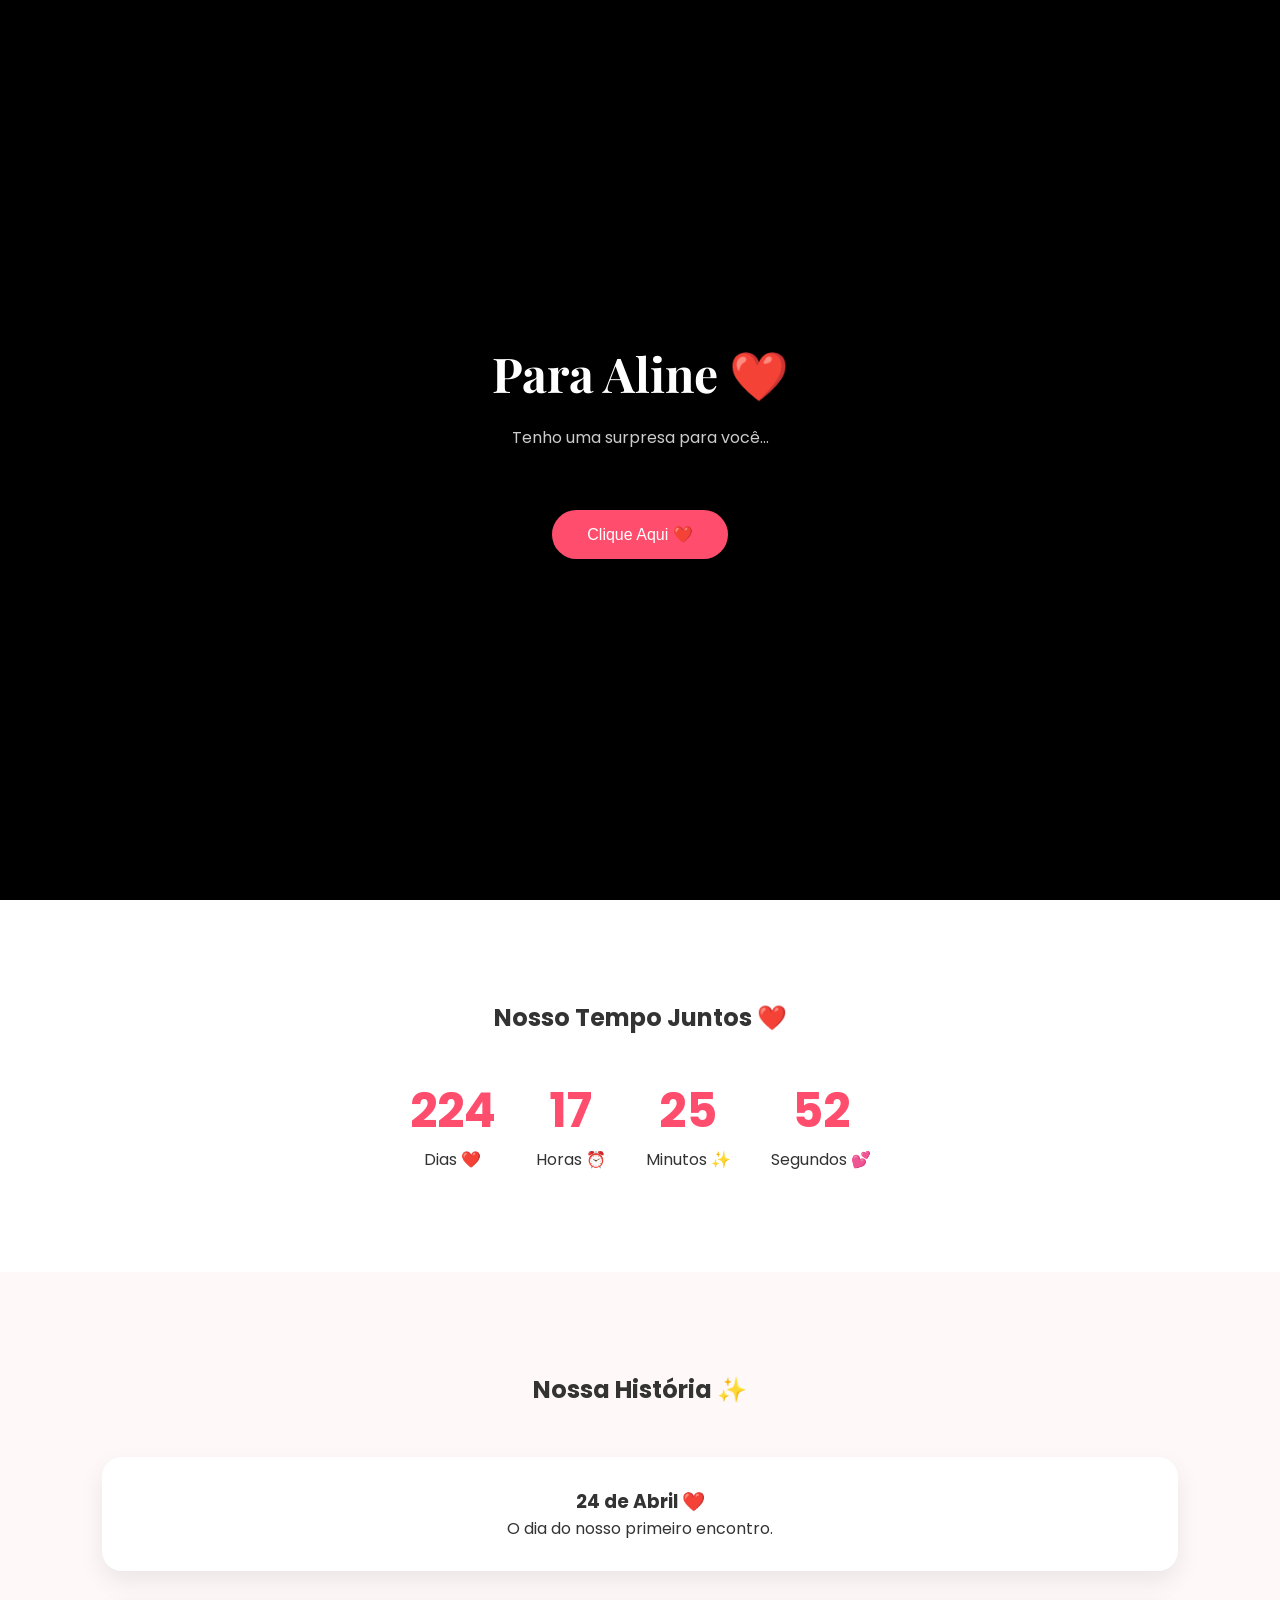
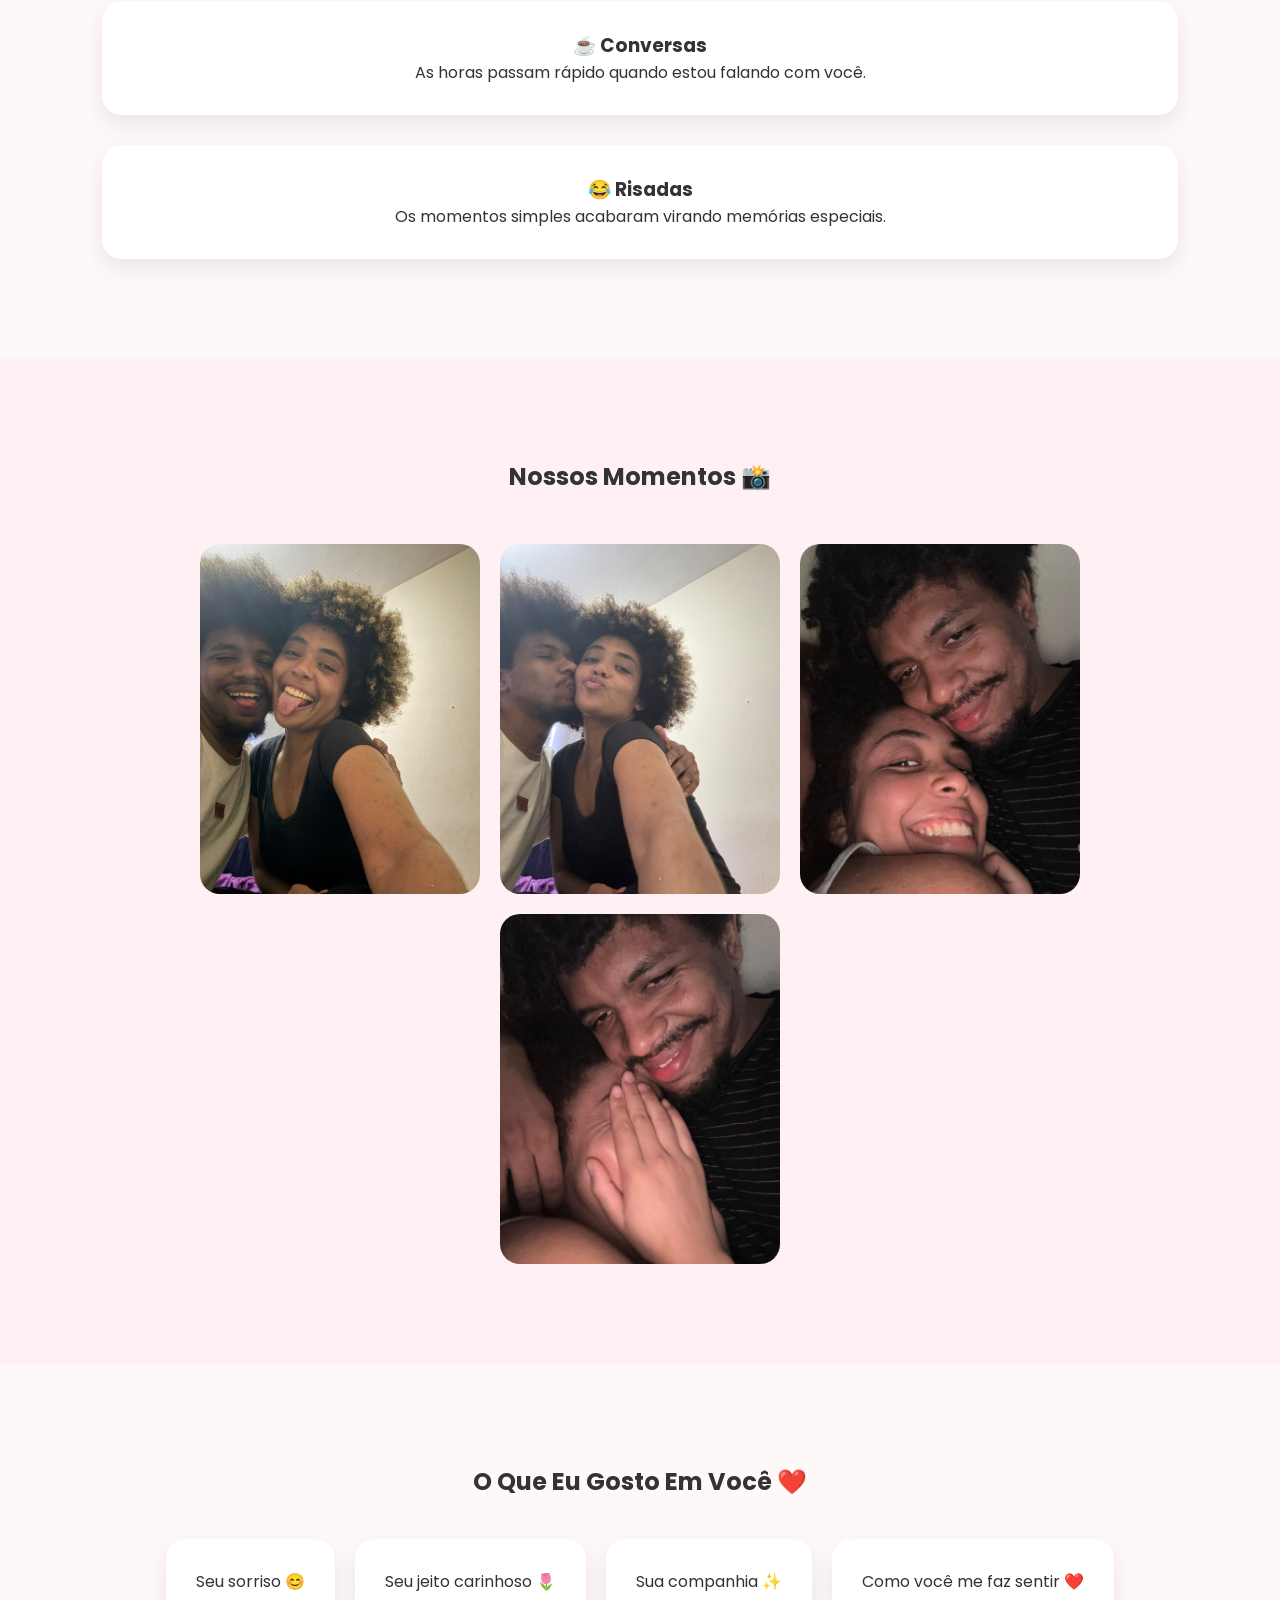
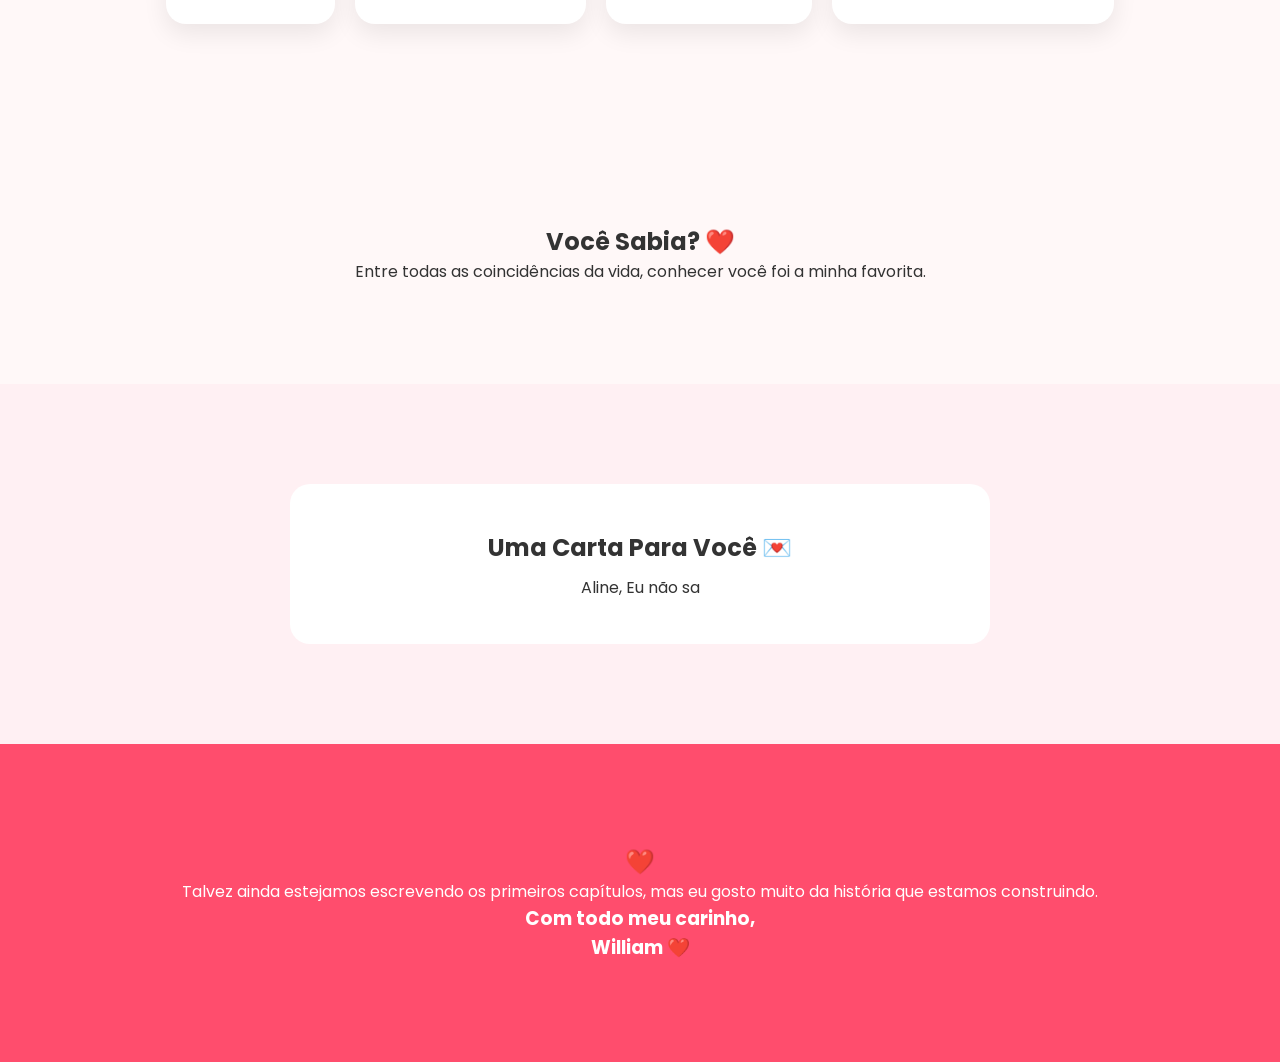
<file: index.html>
<!DOCTYPE html>
<html lang="pt-BR">

<head>
    <meta charset="UTF-8">
    <meta name="viewport" content="width=device-width, initial-scale=1.0">

    <title>Para Aline ❤️</title>

    <link rel="preconnect" href="https://fonts.googleapis.com">
    <link href="https://fonts.googleapis.com/css2?family=Poppins:wght@300;400;600&family=Playfair+Display:wght@700&display=swap" rel="stylesheet">

    <link rel="stylesheet" href="style.css">
</head>

<body>

    <!-- TELA DE ENTRADA -->
    <div id="welcome-screen">

        <div class="welcome-content">

            <h1>Para Aline ❤️</h1>

            <p>Tenho uma surpresa para você...</p>

            <button id="enter">
                Clique Aqui ❤️
            </button>

        </div>

    </div>

    <!-- INTRO NETFLIX -->
    <div id="intro">

        <div class="intro-content">

            <h1 class="netflix-logo">A</h1>

            <p id="intro-text"></p>

        </div>

    </div>

    <!-- MÚSICA -->
    <audio id="music" loop>
        <source src="./musicas/Lil Chainz - Não sei o que você viu em mim [F23bMH1LJ9E].mp3" type="audio/mpeg">
    </audio>

    <!-- CAPA -->
    <section class="hero">

        <img src="./fotos/capafoto2.png" class="hero-bg" alt="Aline e William">

        <div class="overlay"></div>

        <div class="hero-content">

            <h1>Para Aline ❤️</h1>

            <p>
                Há apenas dois meses,
                mas você já faz parte dos meus melhores dias.
            </p>

            <button id="startBtn">
                Começar Nossa História ✨
            </button>

        </div>

    </section>

    <!-- CONTADOR -->
    <section class="counter">

        <h2>Nosso Tempo Juntos ❤️</h2>

        <div class="numbers">

            <div>
                <span id="days">0</span>
                <p>Dias ❤️</p>
            </div>

            <div>
                <span id="hours">0</span>
                <p>Horas ⏰</p>
            </div>

            <div>
                <span id="minutes">0</span>
                <p>Minutos ✨</p>
            </div>

            <div>
                <span id="seconds">0</span>
                <p>Segundos 💕</p>
            </div>

        </div>

    </section>

    <!-- HISTÓRIA -->
    <section class="story">

        <h2>Nossa História ✨</h2>

        <div class="timeline">

            <div class="item">
                <h3>24 de Abril ❤️</h3>
                <p>O dia do nosso primeiro encontro.</p>
            </div>

            <div class="item">
                <h3>☕ Conversas</h3>
                <p>As horas passam rápido quando estou falando com você.</p>
            </div>

            <div class="item">
                <h3>😂 Risadas</h3>
                <p>Os momentos simples acabaram virando memórias especiais.</p>
            </div>

        </div>

    </section>

    <!-- GALERIA -->
    <section class="gallery">

        <h2>Nossos Momentos 📸</h2>

        <div class="photos">

            <img src="./fotos/1.jfif" alt="Foto 1">
            <img src="./fotos/2.jfif" alt="Foto 2">
            <img src="./fotos/3.jfif" alt="Foto 3">
            <img src="./fotos/4.jfif" alt="Foto 4">

        </div>

    </section>

    <!-- QUALIDADES -->
    <section class="qualities">

        <h2>O Que Eu Gosto Em Você ❤️</h2>

        <div class="cards">

            <div class="card">Seu sorriso 😊</div>
            <div class="card">Seu jeito carinhoso 🌷</div>
            <div class="card">Sua companhia ✨</div>
            <div class="card">Como você me faz sentir ❤️</div>

        </div>

    </section>

    <!-- FRASE ESPECIAL -->
    <section class="favorite">

        <h2>Você Sabia? ❤️</h2>

        <p>
            Entre todas as coincidências da vida,
            conhecer você foi a minha favorita.
        </p>

    </section>

    <!-- CARTA -->
    <section class="letter">

        <div class="letter-box">

            <h2>Uma Carta Para Você 💌</h2>

            <p id="typing"></p>

        </div>

    </section>

    <!-- FINAL -->
    <section class="end">

        <h2>❤️</h2>

        <p>
            Talvez ainda estejamos escrevendo os primeiros capítulos,
            mas eu gosto muito da história que estamos construindo.
        </p>

        <h3>
            Com todo meu carinho,<br>
            William ❤️
        </h3>

    </section>

    <script src="script.js"></script>

</body>

</html>
</file>
<file: style.css>
*{
margin:0;
padding:0;
box-sizing:border-box;
}

body{
font-family:Poppins,sans-serif;
background:#fff8f8;
color:#333;
overflow-x:hidden;
}

#welcome-screen{
    position:fixed;
    inset:0;
    background:#000;
    display:flex;
    justify-content:center;
    align-items:center;
    z-index:100000;
}

.welcome-content{
    text-align:center;
    color:white;
}

.welcome-content h1{
    font-size:3rem;
    margin-bottom:20px;
    font-family:'Playfair Display',serif;
}

.welcome-content p{
    margin-bottom:30px;
    opacity:.8;
}

#enter{
    padding:15px 35px;
    border:none;
    border-radius:50px;
    background:#ff4d6d;
    color:white;
    cursor:pointer;
    font-size:1rem;
}

/* INTRO NETFLIX */


#intro{
    position:fixed;
    top:0;
    left:0;
    width:100%;
    height:100vh;
    opacity:1;

    background:#000;

    display:flex;
    justify-content:center;
    align-items:center;

    z-index:99999;

    transition:1.5s;
}

.intro-content{
    text-align:center;
}

.netflix-logo{

    font-size:9rem;

    color:#E50914;

    font-family:'Playfair Display',serif;

    text-shadow:
    0 0 20px rgba(229,9,20,.8),
    0 0 60px rgba(229,9,20,.5);

    animation:logoReveal 2.5s ease;
}

#intro-text{

    color:white;

    font-size:1.3rem;

    margin-top:20px;

    max-width:500px;

    padding:0 20px;

    line-height:1.6;
}

@keyframes logoReveal{

    0%{
        transform:scale(0);
        opacity:0;
    }

    40%{
        transform:scale(1.3);
    }

    100%{
        transform:scale(1);
        opacity:1;
    }
}

.hideIntro{

    opacity:0;
    visibility:hidden;
    pointer-events:none;
    transition:all 1.5s ease;
}
.story,
.gallery,
.qualities,
.letter,
.end{

    opacity:0;
    transform:translateY(50px);
    transition:all 1s ease;
}

.show{

    opacity:1;
    transform:translateY(0);
}

section{
padding:100px 8%;
text-align:center;
}

.hero{
height:100vh;
position:relative;
display:flex;
justify-content:center;
align-items:center;
}

.hero-bg{
position:absolute;
width:100%;
height:100%;
object-fit:cover;
}

.overlay{
position:absolute;
inset:0;
background:rgba(0,0,0,.45);
}

.hero-content{
position:relative;
z-index:2;
color:white;
}

.hero h1{
font-size:5rem;
font-family:'Playfair Display',serif;
}

.hero p{
margin-top:20px;
font-size:1.2rem;
}

button{
margin-top:30px;
padding:15px 35px;
border:none;
border-radius:50px;
background:#ff4d6d;
color:white;
cursor:pointer;
font-size:1rem;
}

.counter{
background:white;
}

.numbers{
display:flex;
justify-content:center;
gap:40px;
margin-top:40px;
flex-wrap:wrap;
}

.numbers span{
font-size:3rem;
font-weight:bold;
color:#ff4d6d;
}

.timeline{
margin-top:50px;
display:grid;
gap:30px;
}

.item{
background:white;
padding:30px;
border-radius:20px;
box-shadow:0 10px 25px rgba(0,0,0,.08);
}

.gallery{
background:#fff0f3;
}

.photos{
display:flex;
flex-wrap:wrap;
justify-content:center;
gap:20px;
margin-top:50px;
}

.photos img{
width:280px;
height:350px;
object-fit:cover;
border-radius:20px;
transition:.4s;
}

.photos img:hover{
transform:scale(1.05) rotate(2deg);
}

.cards{
display:flex;
justify-content:center;
gap:20px;
flex-wrap:wrap;
margin-top:40px;
}

.card{
background:white;
padding:30px;
border-radius:20px;
box-shadow:0 10px 25px rgba(0,0,0,.08);
}

.letter{
background:#fff0f3;
}

.letter-box{
max-width:700px;
margin:auto;
background:white;
padding:40px;
border-radius:20px;
line-height:2;
}

.end{
background:#ff4d6d;
color:white;
}

.hearts{
position:fixed;
width:100%;
height:100%;
pointer-events:none;
z-index:999;
}

.numbers span{
font-size:3rem;
font-weight:bold;
color:#ff4d6d;
display:inline-block;
animation:pulse 2s infinite;
}

@keyframes pulse{


0%{
    transform:scale(1);
}

50%{
    transform:scale(1.1);
}

100%{
    transform:scale(1);
}


}

.hideIntro{
opacity:0;
visibility:hidden;
pointer-events:none;
transition:all 1.5s ease;
}

.story,
.gallery,
.qualities,
.letter,
.end{


opacity:0;
transform:translateY(50px);
transition:1s;


}

.show{


opacity:1;
transform:translateY(0);


}


@media (max-width: 768px){

    .hero h1{
        font-size:2.8rem;
        line-height:1.2;
    }

    .hero p{
        font-size:1rem;
        padding:0 20px;
    }

    .numbers{
        flex-direction:column;
        gap:20px;
    }

    .numbers div{
        width:100%;
        max-width:250px;
        margin:auto;
    }

    .photos{
        overflow-x:auto;
        flex-wrap:nowrap;
        justify-content:flex-start;
        padding-bottom:10px;
    }

    .photos img{
        width:250px;
        height:320px;
        flex-shrink:0;
    }

    .cards{
        flex-direction:column;
    }

    .card{
        width:100%;
    }

    .letter-box{
        padding:25px;
    }

    .hero button{
        width:90%;
        max-width:300px;
    }

}
</file>
